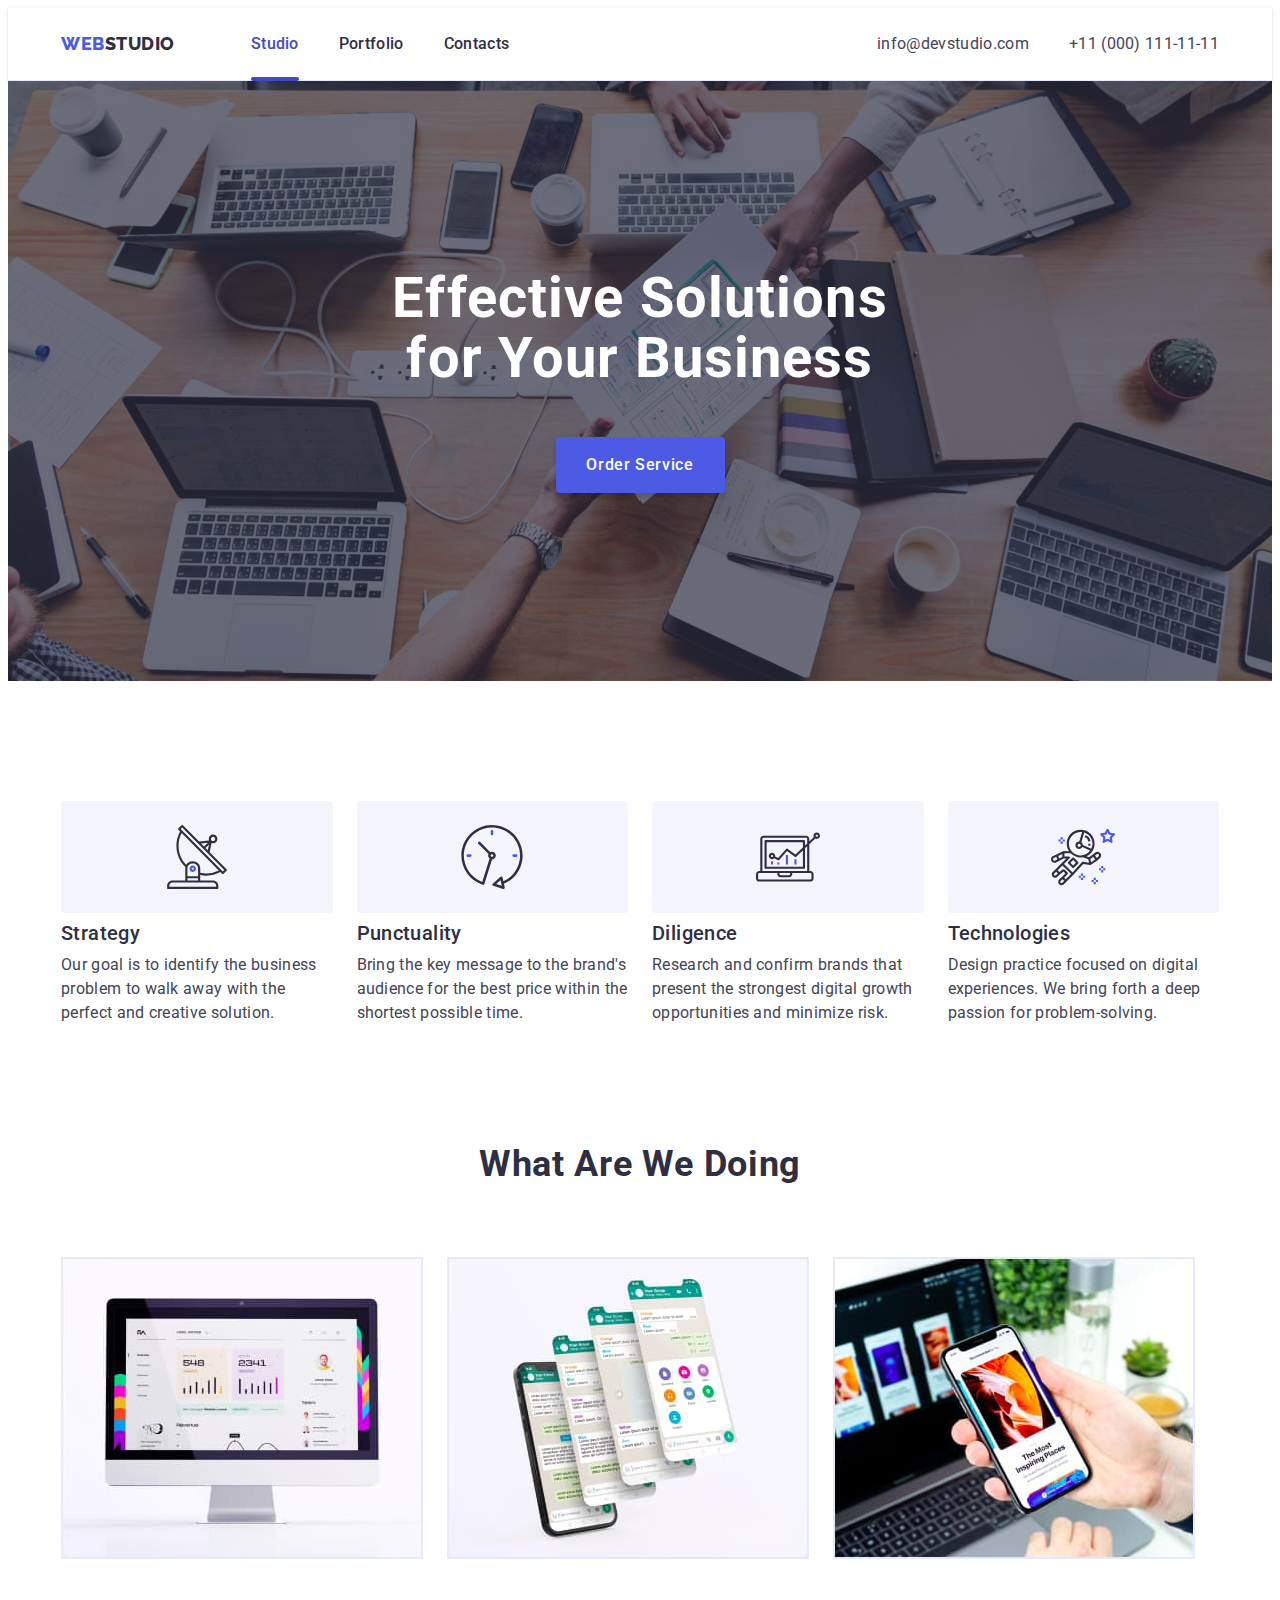
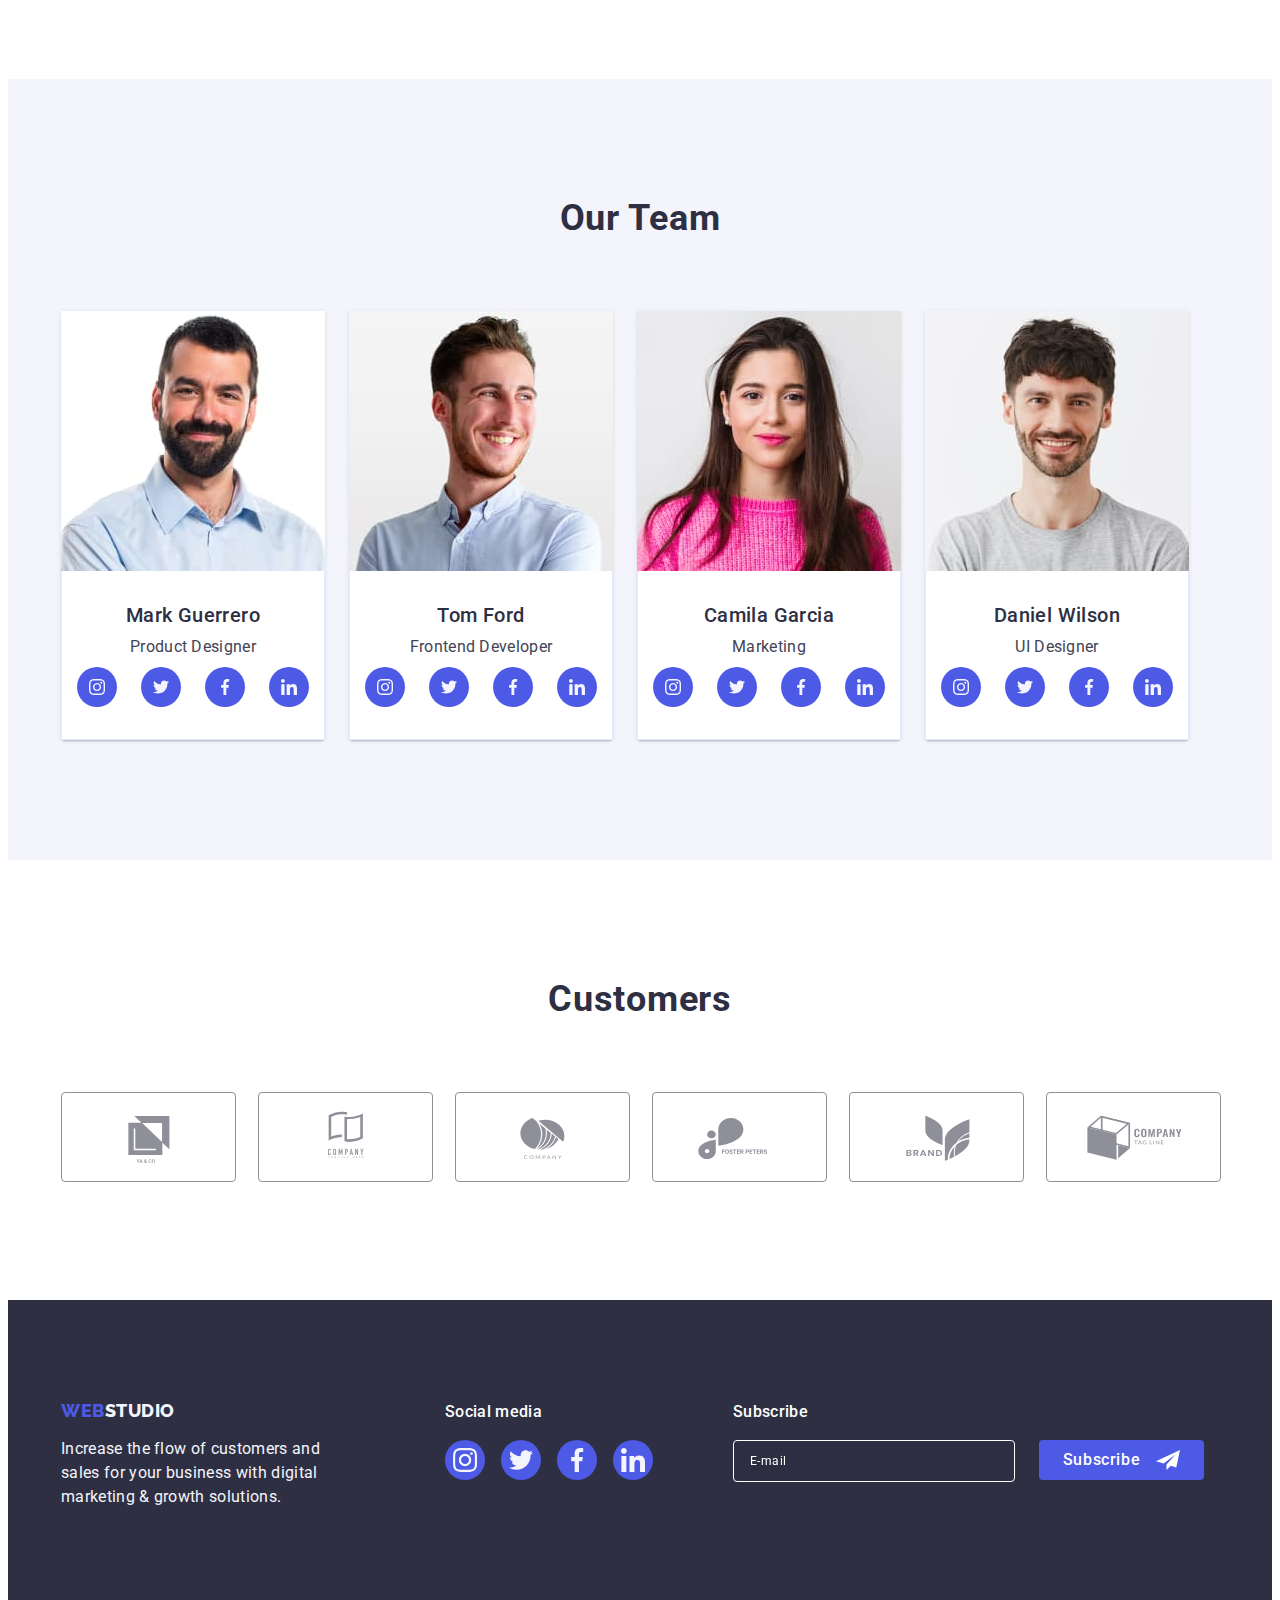
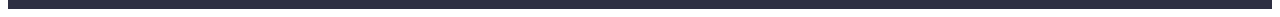
<file: index.html>
<!DOCTYPE html>
<html lang="en">
  <head>
    <meta charset="UTF-8" />
    <meta name="viewport" content="width=device-width, initial-scale=1.0" />
    <title>WebStudio</title>
    <link rel="preconnect" href="https://fonts.googleapis.com" />
    <link rel="preconnect" href="https://fonts.gstatic.com" crossorigin />
    <link
      href="https://fonts.googleapis.com/css2?family=Raleway:wght@800&family=Roboto:wght@400;500;700;900&display=swap"
      rel="stylesheet"
    />
    <link
      rel="stylesheet"
      href="https://cdnjs.cloudflare.com/ajax/libs/modern-normalize/2.0.0/modern-normalize.min.css"
      integrity="sha512-4xo8blKMVCiXpTaLzQSLSw3KFOVPWhm/TRtuPVc4WG6kUgjH6J03IBuG7JZPkcWMxJ5huwaBpOpnwYElP/m6wg=="
      crossorigin="anonymous"
      referrerpolicy="no-referrer"
    />
    <link rel="stylesheet" href="./css/styles.css" />
  </head>
  <body>
    <header class="header">
      <div class="header-flex container">
        <nav class="main-nav">
          <!-- Logo -->
          <a class="logo link" href="./index.html"
            >Web<span class="header-logo-studio-text">Studio</span></a
          >
          <!-- Navigation -->
          <ul class="nav-list list">
            <li class="nav-list-item">
              <a class="nav-list-link link active-page" href="./index.html">Studio</a>
            </li>
            <li class="nav-list-item">
              <a class="nav-list-link link" href="./portfolio.html">Portfolio</a>
            </li>
            <li class="nav-list-item">
              <a class="nav-list-link link" href="">Contacts</a>
            </li>
          </ul>
        </nav>

        <!-- address -->
        <address class="contact-info">
          <ul class="contact-list list">
            <li class="contact-list-item">
              <a class="contact-list-link link" href="mailto:info@devstudio.com"
                >info@devstudio.com</a
              >
            </li>
            <li class="contact-list-item">
              <a class="contact-list-link link" href="tel:+110001111111"
                >+11 (000) 111-11-11</a
              >
            </li>
          </ul>
        </address>
      </div>
    </header>

    <main>
      <!-- Effective Solutions for Your Business -->
      <section class="hero-section">
        <div class="container">
          <h1 class="hero-title">Effective Solutions for Your Business</h1>
          <button class="order-button" type="button" data-modal-open>Order Service</button>
        </div>
      </section>

      <!-- Strategy Punctuality Diligence Technologies -->
      <section class="feature-section">
        <div class="container">
          <h2 class="visually-hidden">Our features</h2>
          <ul class="feature-list list flex-future">
            <li class="feature-list-item">
              <div class="future-icon">
                <svg width="64" height="64">
                  <use href="./images/icons.svg#icon-antenna"></use>
                </svg>
              </div>
              <h3 class="feature-list-title">Strategy</h3>
              <p class="feature-list-text">
                Our goal is to identify the business problem to walk away with the perfect and
                creative solution.
              </p>
            </li>
            <li class="feature-list-item">
              <div class="future-icon">
                <svg width="64" height="64">
                  <use href="./images/icons.svg#icon-clock"></use>
                </svg>
              </div>
              <h3 class="feature-list-title">Punctuality</h3>
              <p class="feature-list-text">
                Bring the key message to the brand's audience for the best price within the
                shortest possible time.
              </p>
            </li>
            <li class="feature-list-item">
              <div class="future-icon">
                <svg width="64" height="64">
                  <use href="./images/icons.svg#icon-diagram"></use>
                </svg>
              </div>
              <h3 class="feature-list-title">Diligence</h3>
              <p class="feature-list-text">
                Research and confirm brands that present the strongest digital growth
                opportunities and minimize risk.
              </p>
            </li>
            <li class="feature-list-item">
              <div class="future-icon">
                <svg width="64" height="64">
                  <use href="./images/icons.svg#icon-astronaut"></use>
                </svg>
              </div>
              <h3 class="feature-list-title">Technologies</h3>
              <p class="feature-list-text">
                Design practice focused on digital experiences. We bring forth a deep passion
                for problem-solving.
              </p>
            </li>
          </ul>
        </div>
      </section>

      <!-- What are we doing -->
      <section class="product-section">
        <div class="container">
          <h2 class="section-title">What are we doing</h2>
          <ul class="product-list list flex-product">
            <li class="product-list-item">
              <img
                class="product-list-item-img"
                src="./images/our-first-product-sq.jpg"
                alt="Our first product"
                width="360"
                height="300"
              />
            </li>
            <li class="product-list-item">
              <img
                class="product-list-item-img"
                src="./images/our-second-product-sq.jpg"
                alt="Our second product"
                width="360"
                height="300"
              />
            </li>
            <li class="product-list-item">
              <img
                class="product-list-item-img"
                src="./images/our-third-product-sq.jpg"
                alt="Our third product"
                width="360"
                height="300"
              />
            </li>
          </ul>
        </div>
      </section>

      <!-- Our Team -->
      <section class="team-section">
        <div class="container">
          <h2 class="section-title">Our Team</h2>
          <ul class="team-list list flex-team">
            <li class="team-list-item">
              <img
                class="team-list-item-img"
                src="./images/our-co-worker-1-sq.jpg"
                alt="Our co-worker 1"
                width="264"
                height="260"
              />
              <div class="card-description">
                <h3 class="team-list-item-title">Mark Guerrero</h3>
                <p class="team-list-item-text">Product Designer</p>
                <ul class="team-icon-list list">
                  <li class="team-icon-item">
                    <a href="" class="social-link">
                      <svg class="team-svg" width="16" height="16">
                        <use href="./images/icons.svg#icon-instagram"></use>
                      </svg>
                    </a>
                  </li>
                  <li class="team-icon-item">
                    <a href="" class="social-link">
                      <svg class="team-svg" width="16" height="16">
                        <use href="./images/icons.svg#icon-twitter"></use>
                      </svg>
                    </a>
                  </li>
                  <li class="team-icon-item">
                    <a href="" class="social-link">
                      <svg class="team-svg" width="16" height="16">
                        <use href="./images/icons.svg#icon-facebook"></use>
                      </svg>
                    </a>
                  </li>
                  <li class="team-icon-item">
                    <a href="" class="social-link">
                      <svg class="team-svg" width="16" height="16">
                        <use href="./images/icons.svg#icon-linkedin"></use>
                      </svg>
                    </a>
                  </li>
                </ul>
              </div>
            </li>
            <li class="team-list-item">
              <img
                class="team-list-item-img"
                src="./images/our-co-worker-2-sq.jpg"
                alt="Our co-worker 2"
                width="264"
                height="260"
              />
              <div class="card-description">
                <h3 class="team-list-item-title">Tom Ford</h3>
                <p class="team-list-item-text">Frontend Developer</p>
                <ul class="team-icon-list list">
                  <li class="team-icon-item">
                    <a href="" class="social-link">
                      <svg class="team-svg" width="16" height="16">
                        <use href="./images/icons.svg#icon-instagram"></use>
                      </svg>
                    </a>
                  </li>
                  <li class="team-icon-item">
                    <a href="" class="social-link">
                      <svg class="team-svg" width="16" height="16">
                        <use href="./images/icons.svg#icon-twitter"></use>
                      </svg>
                    </a>
                  </li>
                  <li class="team-icon-item">
                    <a href="" class="social-link">
                      <svg class="team-svg" width="16" height="16">
                        <use href="./images/icons.svg#icon-facebook"></use>
                      </svg>
                    </a>
                  </li>
                  <li class="team-icon-item">
                    <a href="" class="social-link">
                      <svg class="team-svg" width="16" height="16">
                        <use href="./images/icons.svg#icon-linkedin"></use>
                      </svg>
                    </a>
                  </li>
                </ul>
              </div>
            </li>
            <li class="team-list-item">
              <img
                class="team-list-item-img"
                src="./images/our-co-worker-3-sq.jpg"
                alt="Our co-worker 3"
                width="264"
                height="260"
              />
              <div class="card-description">
                <h3 class="team-list-item-title">Camila Garcia</h3>
                <p class="team-list-item-text">Marketing</p>
                <ul class="team-icon-list list">
                  <li class="team-icon-item">
                    <a href="" class="social-link">
                      <svg class="team-svg" width="16" height="16">
                        <use href="./images/icons.svg#icon-instagram"></use>
                      </svg>
                    </a>
                  </li>
                  <li class="team-icon-item">
                    <a href="" class="social-link">
                      <svg class="team-svg" width="16" height="16">
                        <use href="./images/icons.svg#icon-twitter"></use>
                      </svg>
                    </a>
                  </li>
                  <li class="team-icon-item">
                    <a href="" class="social-link">
                      <svg class="team-svg" width="16" height="16">
                        <use href="./images/icons.svg#icon-facebook"></use>
                      </svg>
                    </a>
                  </li>
                  <li class="team-icon-item">
                    <a href="" class="social-link">
                      <svg class="team-svg" width="16" height="16">
                        <use href="./images/icons.svg#icon-linkedin"></use>
                      </svg>
                    </a>
                  </li>
                </ul>
              </div>
            </li>
            <li class="team-list-item">
              <img
                class="team-list-item-img"
                src="./images/our-co-worker-4-sq.jpg"
                alt="Our co-worker 4"
                width="264"
                height="260"
              />
              <div class="card-description">
                <h3 class="team-list-item-title">Daniel Wilson</h3>
                <p class="team-list-item-text">UI Designer</p>
                <ul class="team-icon-list list">
                  <li class="team-icon-item">
                    <a href="" class="social-link">
                      <svg class="team-svg" width="16" height="16">
                        <use href="./images/icons.svg#icon-instagram"></use>
                      </svg>
                    </a>
                  </li>
                  <li class="team-icon-item">
                    <a href="" class="social-link">
                      <svg class="team-svg" width="16" height="16">
                        <use href="./images/icons.svg#icon-twitter"></use>
                      </svg>
                    </a>
                  </li>
                  <li class="team-icon-item">
                    <a href="" class="social-link">
                      <svg class="team-svg" width="16" height="16">
                        <use href="./images/icons.svg#icon-facebook"></use>
                      </svg>
                    </a>
                  </li>
                  <li class="team-icon-item">
                    <a href="" class="social-link">
                      <svg class="team-svg" width="16" height="16">
                        <use href="./images/icons.svg#icon-linkedin"></use>
                      </svg>
                    </a>
                  </li>
                </ul>
              </div>
            </li>
          </ul>
        </div>
      </section>
      <section class="customer-section">
        <div class="container">
          <h2 class="section-title">Customers</h2>
          <ul class="customer-list list">
            <li class="customer-list-item">
              <a href="" class="customer-link">
                <svg class="customer-svg" width="104" height="56">
                  <use href="./images/icons.svg#icon-client-one"></use>
                </svg>
              </a>
            </li>
            <li class="customer-list-item">
              <a href="" class="customer-link">
                <svg class="customer-svg" width="104" height="56">
                  <use href="./images/icons.svg#icon-client-too"></use>
                </svg>
              </a>
            </li>
            <li class="customer-list-item">
              <a href="" class="customer-link">
                <svg class="customer-svg" width="104" height="56">
                  <use href="./images/icons.svg#icon-client-three"></use>
                </svg>
              </a>
            </li>
            <li class="customer-list-item">
              <a href="" class="customer-link">
                <svg class="customer-svg" width="104" height="56">
                  <use href="./images/icons.svg#icon-client-four"></use>
                </svg>
              </a>
            </li>
            <li class="customer-list-item">
              <a href="" class="customer-link">
                <svg class="customer-svg" width="104" height="56">
                  <use href="./images/icons.svg#icon-client-five"></use>
                </svg>
              </a>
            </li>
            <li class="customer-list-item">
              <a href="" class="customer-link">
                <svg class="customer-svg" width="104" height="56">
                  <use href="./images/icons.svg#icon-client-six"></use>
                </svg>
              </a>
            </li>
          </ul>
        </div>
      </section>
    </main>

    <footer class="footer">
      <div class="futer-flex container">
        <div class="footer-webstudio">
          <a class="logo link" href="./index.html"
            >Web<span class="footer-logo-studio-text">Studio</span></a
          >
          <p class="footer-logo-text">
            Increase the flow of customers and sales for your business with digital marketing &
            growth solutions.
          </p>
        </div>
        <div class="footer-social">
          <p class="footer-social-text">Social media</p>
          <ul class="footer-icon-list list">
            <li class="footer-icon-item">
              <a href="" class="social-link footer-social-link">
                <svg class="footer-svg" width="24" height="24">
                  <use href="./images/icons.svg#icon-instagram"></use>
                </svg>
              </a>
            </li>
            <li class="footer-icon-item">
              <a href="" class="social-link footer-social-link">
                <svg class="footer-svg" width="24" height="24">
                  <use href="./images/icons.svg#icon-twitter"></use>
                </svg>
              </a>
            </li>
            <li class="footer-icon-item">
              <a href="" class="social-link footer-social-link">
                <svg class="footer-svg" width="24" height="24">
                  <use href="./images/icons.svg#icon-facebook"></use>
                </svg>
              </a>
            </li>
            <li class="footer-icon-item">
              <a href="" class="social-link footer-social-link">
                <svg class="footer-svg" width="24" height="24">
                  <use href="./images/icons.svg#icon-linkedin"></use>
                </svg>
              </a>
            </li>
          </ul>
        </div>

        <div class="subscribe-container">
          <p class="subscribe-descr">Subscribe</p>
          <form class="subscribe-form" name="subscribe-form">
            <label class="subscribe-label">
              <input
                class="subscribe-input"
                type="email"
                name="subscr-email"
                placeholder="E-mail"
              />
            </label>
            <button class="subscribe-btn" type="submit">
              Subscribe
              <svg class="subscr-btn-icon" width="24" height="24">
                <use href="./images/icons.svg#icon-subscribe"></use>
              </svg>
            </button>
          </form>
        </div>
      </div>
    </footer>

    <div class="backdrop is-hidden" data-modal>
      <div class="modal">
        <button type="button" class="modal-close-button" data-modal-close>
          <svg class="close-button-svg" width="8" height="8">
            <use href="./images/icons.svg#icon-close"></use>
          </svg>
        </button>
        <p class="modal-descr">Leave your contacts and we will call you back</p>
        <form class="modal-form" name="modal-form" autocomplete="on">
          <div class="modal-input-wrapper">
            <label class="modal-label" for="user-name">Name</label>
            <div class="input-with-icon">
              <input class="modal-input" type="text" name="user-name" id="user-name" />
              <svg class="modal-input-icon" width="18" height="24">
                <use href="./images/icons.svg#icon-name"></use>
              </svg>
            </div>
          </div>

          <div class="modal-input-wrapper">
            <label class="modal-label" for="user-phone">Phone</label>
            <div class="input-with-icon">
              <input class="modal-input" type="tel" name="user-phone" id="user-phone" />
              <svg class="modal-input-icon" width="18" height="24">
                <use href="./images/icons.svg#icon-phone"></use>
              </svg>
            </div>
          </div>

          <div class="modal-input-wrapper">
            <label class="modal-label" for="user-email">Email</label>
            <div class="input-with-icon">
              <input class="modal-input" type="email" name="user-email" id="user-email" />
              <svg class="modal-input-icon" width="18" height="24">
                <use href="./images/icons.svg#icon-email"></use>
              </svg>
            </div>
          </div>

          <div class="modal-textarea-wrapper">
            <label class="modal-label" for="user-comment">Comment</label>
            <textarea
              class="modal-textarea"
              name="user-comment"
              id="user-comment"
              placeholder="Text input"
            ></textarea>
          </div>

          <div class="modal-checkbox-wrapper">
            <input
              class="modal-checkbox-input visually-hidden"
              type="checkbox"
              name="user-privacy"
              id="user-privacy"
              value="true"
            />
            <label class="modal-label" for="user-privacy">
              <span class="modal-checkbox-span">
                <svg class="modal-checkbox-icon" width="10" height="8">
                  <use href="./images/icons.svg#icon-checked"></use>
                </svg>
              </span>
              I accept the terms and conditions of the
              <a class="modal-checkbox-link" href="">Privacy Policy</a>
            </label>
          </div>
          <button class="modal-send-btn" type="submit">Send</button>
        </form>
      </div>
    </div>
    <script src="./js/modal.js"></script>
  </body>
</html>
</file>
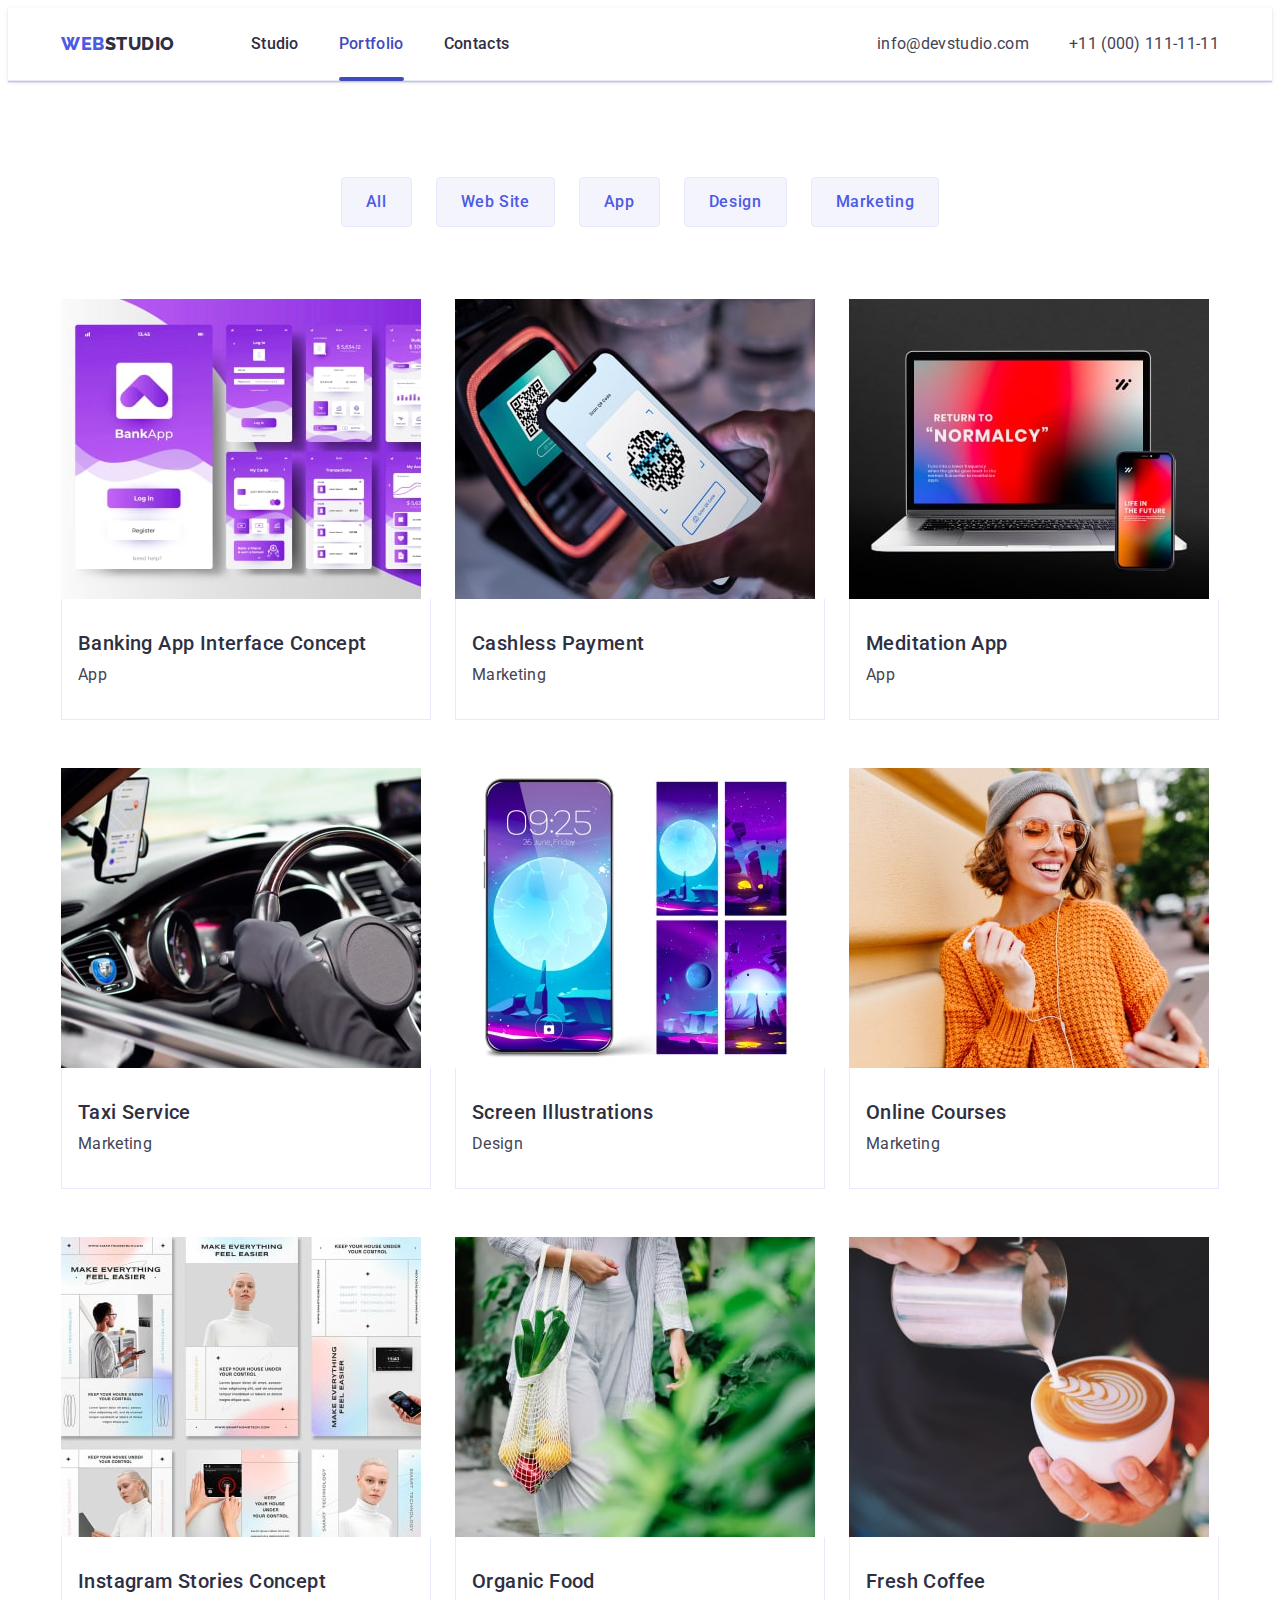
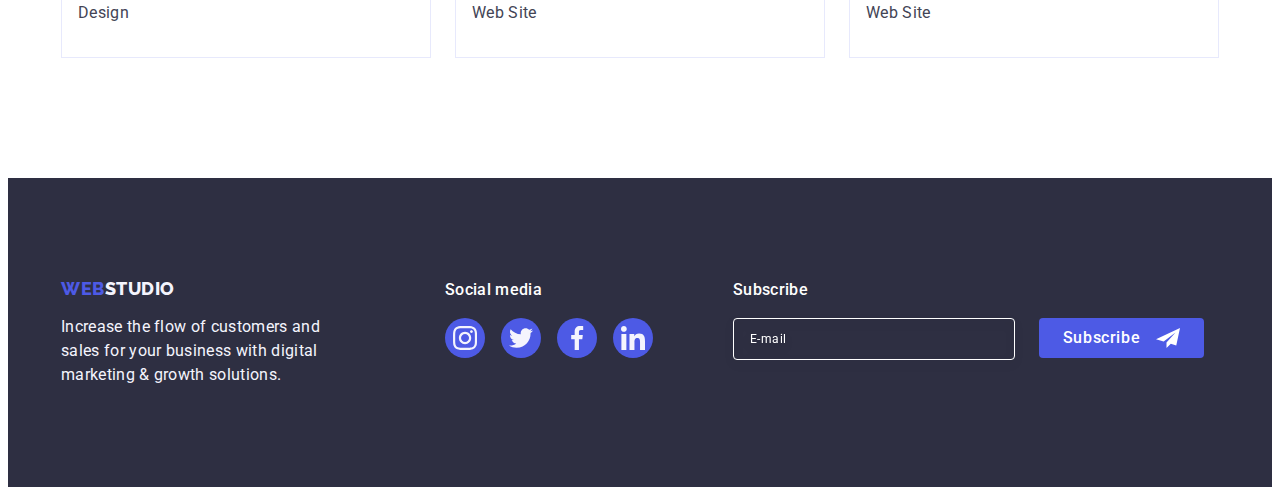
<file: portfolio.html>
<!DOCTYPE html>
<html lang="en">
  <head>
    <meta charset="UTF-8" />
    <meta name="viewport" content="width=device-width, initial-scale=1.0" />
    <title>Portfolio</title>
    <link rel="preconnect" href="https://fonts.googleapis.com" />
    <link rel="preconnect" href="https://fonts.gstatic.com" crossorigin />
    <link
      href="https://fonts.googleapis.com/css2?family=Raleway:wght@800&family=Roboto:wght@400;500;700;900&display=swap"
      rel="stylesheet"
    />
    <link
      rel="stylesheet"
      href="https://cdnjs.cloudflare.com/ajax/libs/modern-normalize/2.0.0/modern-normalize.min.css"
      integrity="sha512-4xo8blKMVCiXpTaLzQSLSw3KFOVPWhm/TRtuPVc4WG6kUgjH6J03IBuG7JZPkcWMxJ5huwaBpOpnwYElP/m6wg=="
      crossorigin="anonymous"
      referrerpolicy="no-referrer"
    />
    <link rel="stylesheet" href="./css/styles.css" />
  </head>
  <body>
    <header class="header">
      <div class="header-flex container">
        <nav class="main-nav">
          <!-- Logo -->
          <a class="logo link" href="./index.html"
            >Web<span class="header-logo-studio-text">Studio</span></a
          >
          <!-- Navigation -->
          <ul class="nav-list list">
            <li class="nav-list-item">
              <a class="nav-list-link link" href="./index.html">Studio</a>
            </li>
            <li class="nav-list-item">
              <a class="nav-list-link link active-page" href="./portfolio.html">Portfolio</a>
            </li>
            <li class="nav-list-item">
              <a class="nav-list-link link" href="">Contacts</a>
            </li>
          </ul>
        </nav>

        <!-- address -->
        <address class="contact-info">
          <ul class="contact-list list">
            <li class="contact-list-item">
              <a class="contact-list-link link" href="mailto:info@devstudio.com"
                >info@devstudio.com</a
              >
            </li>
            <li class="contact-list-item">
              <a class="contact-list-link link" href="tel:+110001111111"
                >+11 (000) 111-11-11</a
              >
            </li>
          </ul>
        </address>
      </div>
    </header>

    <main>
      <section class="card-section">
        <div class="container">
          <h1 class="visually-hidden">WebStudio Portfolio</h1>

          <!-- filter -->
          <ul class="filter-list list">
            <li class="filter-list-item">
              <button class="filter-button" type="button">All</button>
            </li>
            <li class="filter-list-item">
              <button class="filter-button" type="button">Web Site</button>
            </li>
            <li class="filter-list-item">
              <button class="filter-button" type="button">App</button>
            </li>
            <li class="filter-list-item">
              <button class="filter-button" type="button">Design</button>
            </li>
            <li class="filter-list-item">
              <button class="filter-button" type="button">Marketing</button>
            </li>
          </ul>

          <!-- card  -->
          <ul class="card-list list">
            <li class="card-list-item">
              <a class="card-list-link link" href="">
                <div class="box">
                  <img
                    class="card-list-item-img"
                    src="./images/banking-app-interface-concept-min.jpg"
                    alt="Example of banking app."
                    width="360"
                    height="300"
                  />
                  <p class="overlay">
                    14 Stylish and User-Friendly App Design Concepts · Task Manager App ·
                    Calorie Tracker App · Exotic Fruit Ecommerce App · Cloud Storage App
                  </p>
                </div>
                <div class="app-card-description">
                  <h2 class="card-list-item-title">Banking App Interface Concept</h2>
                  <p class="card-list-item-text">App</p>
                </div>
              </a>
            </li>
            <li class="card-list-item">
              <a class="card-list-link link" href="">
                <div class="box">
                  <img
                    class="card-list-item-img"
                    src="./images/cashless-payment-min.jpg"
                    alt="How to pay by phone"
                    width="360"
                    height="300"
                  />

                  <p class="overlay">
                    14 Stylish and User-Friendly App Design Concepts · Task Manager App ·
                    Calorie Tracker App · Exotic Fruit Ecommerce App · Cloud Storage App
                  </p>
                </div>
                <div class="app-card-description">
                  <h2 class="card-list-item-title">Cashless Payment</h2>
                  <p class="card-list-item-text">Marketing</p>
                </div>
              </a>
            </li>
            <li class="card-list-item">
              <a class="card-list-link link" href="">
                <div class="box">
                  <img
                    class="card-list-item-img"
                    src="./images/meditation-app-min.jpg"
                    alt="App for meditation"
                    width="360"
                    height="300"
                  />

                  <p class="overlay">
                    14 Stylish and User-Friendly App Design Concepts · Task Manager App ·
                    Calorie Tracker App · Exotic Fruit Ecommerce App · Cloud Storage App
                  </p>
                </div>
                <div class="app-card-description">
                  <h2 class="card-list-item-title">Meditation App</h2>
                  <p class="card-list-item-text">App</p>
                </div>
              </a>
            </li>
            <li class="card-list-item">
              <a class="card-list-link link" href="">
                <div class="box">
                  <img
                    class="card-list-item-img"
                    src="./images/taxi-service-min.jpg"
                    alt="Use app for taxi"
                    width="360"
                    height="300"
                  />

                  <p class="overlay">
                    14 Stylish and User-Friendly App Design Concepts · Task Manager App ·
                    Calorie Tracker App · Exotic Fruit Ecommerce App · Cloud Storage App
                  </p>
                </div>
                <div class="app-card-description">
                  <h2 class="card-list-item-title">Taxi Service</h2>
                  <p class="card-list-item-text">Marketing</p>
                </div>
              </a>
            </li>
            <li class="card-list-item">
              <a class="card-list-link link" href="">
                <div class="box">
                  <img
                    class="card-list-item-img"
                    src="./images/screen-illustrations-min.jpg"
                    alt="Nice imagegson screen"
                    width="360"
                    height="300"
                  />

                  <p class="overlay">
                    14 Stylish and User-Friendly App Design Concepts · Task Manager App ·
                    Calorie Tracker App · Exotic Fruit Ecommerce App · Cloud Storage App
                  </p>
                </div>
                <div class="app-card-description">
                  <h2 class="card-list-item-title">Screen Illustrations</h2>
                  <p class="card-list-item-text">Design</p>
                </div>
              </a>
            </li>
            <li class="card-list-item">
              <a class="card-list-link link" href="">
                <div class="box">
                  <img
                    class="card-list-item-img"
                    src="./images/online-courses-min.jpg"
                    alt="Learn it online"
                    width="360"
                    height="300"
                  />

                  <p class="overlay">
                    14 Stylish and User-Friendly App Design Concepts · Task Manager App ·
                    Calorie Tracker App · Exotic Fruit Ecommerce App · Cloud Storage App
                  </p>
                </div>
                <div class="app-card-description">
                  <h2 class="card-list-item-title">Online Courses</h2>
                  <p class="card-list-item-text">Marketing</p>
                </div>
              </a>
            </li>
            <li class="card-list-item">
              <a class="card-list-link link" href="">
                <div class="box">
                  <img
                    class="card-list-item-img"
                    src="./images/instagram-stories-concept-min.jpg"
                    alt=" Make you story on Instagram"
                    width="360"
                    height="300"
                  />

                  <p class="overlay">
                    14 Stylish and User-Friendly App Design Concepts · Task Manager App ·
                    Calorie Tracker App · Exotic Fruit Ecommerce App · Cloud Storage App
                  </p>
                </div>
                <div class="app-card-description">
                  <h2 class="card-list-item-title">Instagram Stories Concept</h2>
                  <p class="card-list-item-text">Design</p>
                </div>
              </a>
            </li>
            <li class="card-list-item">
              <a class="card-list-link link" href="">
                <div class="box">
                  <img
                    class="card-list-item-img"
                    src="./images/organic-food-min.jpg"
                    alt="Perfect food"
                    width="360"
                    height="300"
                  />

                  <p class="overlay">
                    14 Stylish and User-Friendly App Design Concepts · Task Manager App ·
                    Calorie Tracker App · Exotic Fruit Ecommerce App · Cloud Storage App
                  </p>
                </div>
                <div class="app-card-description">
                  <h2 class="card-list-item-title">Organic Food</h2>
                  <p class="card-list-item-text">Web Site</p>
                </div>
              </a>
            </li>
            <li class="card-list-item">
              <a class="card-list-link link" href="">
                <div class="box">
                  <img
                    class="card-list-item-img"
                    src="./images/fresh-coffee-min.jpg"
                    alt="Coffee with milk"
                    width="360"
                    height="300"
                  />

                  <p class="overlay">
                    14 Stylish and User-Friendly App Design Concepts · Task Manager App ·
                    Calorie Tracker App · Exotic Fruit Ecommerce App · Cloud Storage App
                  </p>
                </div>
                <div class="app-card-description">
                  <h2 class="card-list-item-title">Fresh Coffee</h2>
                  <p class="card-list-item-text">Web Site</p>
                </div>
              </a>
            </li>
          </ul>
        </div>
      </section>
    </main>

    <footer class="footer">
      <div class="futer-flex container">
        <div class="footer-webstudio">
          <a class="logo link" href="./index.html"
            >Web<span class="footer-logo-studio-text">Studio</span></a
          >
          <p class="footer-logo-text">
            Increase the flow of customers and sales for your business with digital marketing &
            growth solutions.
          </p>
        </div>
        <div class="footer-social">
          <p class="footer-social-text">Social media</p>
          <ul class="footer-icon-list list">
            <li class="footer-icon-item">
              <a href="" class="social-link footer-social-link">
                <svg class="footer-svg" width="24" height="24">
                  <use href="./images/icons.svg#icon-instagram"></use>
                </svg>
              </a>
            </li>
            <li class="footer-icon-item">
              <a href="" class="social-link footer-social-link">
                <svg class="footer-svg" width="24" height="24">
                  <use href="./images/icons.svg#icon-twitter"></use>
                </svg>
              </a>
            </li>
            <li class="footer-icon-item">
              <a href="" class="social-link footer-social-link">
                <svg class="footer-svg" width="24" height="24">
                  <use href="./images/icons.svg#icon-facebook"></use>
                </svg>
              </a>
            </li>
            <li class="footer-icon-item">
              <a href="" class="social-link footer-social-link">
                <svg class="footer-svg" width="24" height="24">
                  <use href="./images/icons.svg#icon-linkedin"></use>
                </svg>
              </a>
            </li>
          </ul>
        </div>

        <div class="subscribe-container">
          <p class="subscribe-descr">Subscribe</p>
          <form class="subscribe-form" name="subscribe-form">
            <label class="subscribe-label">
              <input
                class="subscribe-input"
                type="email"
                name="subscr-email"
                placeholder="E-mail"
              />
            </label>
            <button class="subscribe-btn" type="submit">
              Subscribe
              <svg class="subscr-btn-icon" width="24" height="24">
                <use href="./images/icons.svg#icon-subscribe"></use>
              </svg>
            </button>
          </form>
        </div>
      </div>
    </footer>
  </body>
</html>
</file>
<file: css/styles.css>
:root {
  --primary-brand: #4d5ae5;
  --pressed-state: #404bbf;
  --dark: #2e2f42;
  --success: #31d0aa;
  --text: #434455;
  --subtle-text: #8e8f99;
  --accent: #e7e9fc;
  --light: #f4f4fd;
  --modal-overlay: rgba(46, 47, 66, 0.4); /* #2e2f42*/
  --hero-background: #2e2f42;
  --white-background: #ffffff;
  --modal-background: #fcfcfc;
  --my-transition-duration: 250ms;
  --my-transition-timing-function: cubic-bezier(0.4, 0, 0.2, 1);
}

h1,
h2,
h3,
h4,
p,
ul {
  margin: 0;
  padding: 0;
}
img {
  display: block;
}
button {
  font-family: inherit;
  cursor: pointer;
  color: currentColor;
}
input {
  font-family: inherit;
  /* outline: none; */
  padding: 0;
}

address {
  font-style: normal;
}

.list {
  list-style-type: none;
}

.link {
  text-decoration: none;
}

.visually-hidden {
  position: absolute;
  width: 1px;
  height: 1px;
  margin: -1px;
  border: 0;
  padding: 0;
  white-space: nowrap;
  clip-path: inset(100%);
  clip: rect(0 0 0 0);
  overflow: hidden;
}

body {
  font-family: 'Roboto', sans-serif;
  color: var(--text);
  background-color: var(--white-background);
  line-height: 1.5;
  letter-spacing: 0.02em;
}

.container {
  width: auto;
  max-width: 1158px;
  padding: 0 15px;
  margin: 0 auto;
}

.section-title {
  font-size: 36px;
  /* font-weight: 700; */
  line-height: 1.11;
  letter-spacing: 0.02em;
  text-transform: capitalize;
  color: var(--dark);
  text-align: center;
  margin-bottom: 72px;
}

.order-button,
.filter-button,
.modal-send-btn,
.subscribe-btn {
  font-size: 16px;
  font-weight: 500;
  line-height: 1.5;
  letter-spacing: 0.04em;
}

.order-button,
.modal-send-btn,
.subscribe-btn {
  color: var(--white-background);
  background-color: var(--primary-brand);
  border: none;
  border-radius: 4px;
  transition: background-color var(--my-transition-duration)
    var(--my-transition-timing-function);
}

.order-button:hover,
.order-button:focus,
.modal-send-btn:hover,
.modal-send-btn:focus,
.subscribe-btn:hover,
.subscribe-btn:focus {
  background-color: var(--pressed-state);
}

/* =============================HEADER================================= */
.header {
  border-bottom: 1px solid var(--accent);
  box-shadow: 0px 1px 6px 0px rgba(46, 47, 66, 0.08), 0px 1px 1px 0px rgba(46, 47, 66, 0.16),
    0px 2px 1px 0px rgba(46, 47, 66, 0.08);
}

.header-flex {
  display: flex;
  justify-content: space-between;
  align-items: center;
}

.logo {
  color: var(--primary-brand);
  font-family: 'Raleway', sans-serif;
  font-weight: 800;
  font-size: 18px;
  line-height: 1.17;
  letter-spacing: 0.03em;
  text-transform: uppercase;
}

.header-logo-studio-text {
  color: var(--dark);
}

.main-nav,
.nav-list,
.contact-list {
  display: flex;
}

.main-nav {
  align-items: center;
}
.main-nav > a {
  margin-right: 76px;
}

.nav-list {
  gap: 40px;
}

.nav-list-link {
  display: inline-block;
  color: var(--dark);
  font-weight: 500;
  padding: 24px 0 24px;
  position: relative;
}

.nav-list-link.active-page {
  color: var(--pressed-state);
}

.nav-list-link.active-page::after {
  content: '';
  position: absolute;
  left: 0;
  bottom: -1px;
  height: 4px;
  width: 100%;
  border-radius: 2px;
  background-color: var(--pressed-state);
}

.nav-list-link,
.contact-list-link {
  transition: color var(--my-transition-duration) var(--my-transition-timing-function);
}

.contact-list {
  gap: 40px;
}
.contact-list-link {
  color: var(--text);
}

.nav-list-link:hover,
.nav-list-link:focus,
.contact-list-link:hover,
.contact-list-link:focus {
  color: var(--pressed-state);
}
/* =============================HERO SECTION================================= */
.hero-section {
  background-color: var(--dark);
  padding: 188px 0;
  background-image: linear-gradient(rgba(46, 47, 66, 0.7), rgba(46, 47, 66, 0.7)),
    url(../images/people-office.jpg);
  background-repeat: no-repeat, no-repeat;
  background-position: center, center;
  background-size: cover, cover;
  max-width: 1440px;
  margin: 0 auto;
}

.hero-title {
  font-size: 56px;
  line-height: 1.07;
  letter-spacing: 0.02em;
  text-align: center;
  color: var(--white-background);
  margin: 0 auto 48px auto;
  max-width: 496px;
}

.order-button {
  display: block;
  padding: 16px 0;
  margin: 0 auto;
  min-width: 169px;
  box-shadow: 0px 4px 4px 0px rgba(0, 0, 0, 0.15);
}

/* =============================FEATURE SECTION================================= */
.feature-section {
  padding: 120px 0;
}
.flex-future {
  display: flex;
  gap: 24px;
}
.future-icon {
  background-color: var(--light);
  height: 112px;
  border-radius: 4px;
  display: flex;
  justify-content: center;
  align-items: center;
  margin-bottom: 8px;
}
.feature-list-item {
  flex-basis: calc((100% - 72px) / 4);
}
.feature-list-title,
.team-list-item-title,
.card-list-item-title {
  color: var(--dark);
  font-size: 20px;
  font-weight: 500;
  line-height: 1.2;
  letter-spacing: 0.02em;
  margin-bottom: 8px;
}
/* =============================PRODUCT SECTION================================= */
.product-section {
  padding-bottom: 120px;
}
.flex-product {
  display: flex;
  gap: 24px;
}
.product-list-item-img {
  border: 1px solid var(--accent);
}
/* =============================TEAM SECTION================================= */
.team-section {
  background-color: var(--light);
  padding: 120px 0;
}
.flex-team {
  display: flex;
  gap: 24px;
}
.team-list-item {
  background-color: var(--white-background);
  border-radius: 0px 0px 4px 4px;
  box-shadow: 0px 2px 1px 0px rgba(46, 47, 66, 0.08), 0px 1px 1px 0px rgba(46, 47, 66, 0.16),
    0px 1px 6px 0px rgba(46, 47, 66, 0.08);
}

.card-description {
  padding: 32px 0;
  border: 1px solid var(--accent);
  border-top: none;
}
.team-list-item-title,
.team-list-item-text {
  text-align: center;
}
.team-list-item-text {
  margin-bottom: 8px;
}
.team-icon-list {
  display: flex;
  justify-content: center;
  gap: 24px;
}
.team-icon-item {
  width: 40px;
  height: 40px;
}
.social-link {
  display: flex;
  justify-content: center;
  align-items: center;
  background-color: var(--primary-brand);
  width: 100%;
  height: 100%;
  border-radius: 50%;
  transition: background-color var(--my-transition-duration)
    var(--my-transition-timing-function);
}
.team-svg {
  fill: var(--light);
}
.social-link:hover,
.social-link:focus {
  background-color: var(--pressed-state);
}
/* =============================CUSTOMER SECTION================================= */
.customer-section {
  background-color: var(--white-background);
  padding: 120px 0;
}

.customer-list {
  display: flex;
  gap: 24px;
}
.customer-list-item {
  flex-basis: calc((100% - 120px) / 6);
  height: 88px;
}
.customer-link {
  display: flex;
  justify-content: center;
  align-items: center;
  border-radius: 4px;
  border: 1px solid var(--subtle-text);
  width: 100%;
  height: 100%;
  color: var(--subtle-text);
  transition: border-color var(--my-transition-duration) var(--my-transition-timing-function),
    color var(--my-transition-duration) var(--my-transition-timing-function);
}

.customer-link:hover,
.customer-link:focus {
  border-color: var(--pressed-state);
  color: var(--pressed-state);
}
.customer-svg {
  fill: currentColor;
}
/* =============================CARD SECTION portfolio================================= */
.card-section {
  padding: 96px 0 120px;
}
.filter-list {
  display: flex;
  gap: 24px;
  justify-content: center;
  margin-bottom: 72px;
}

.filter-button {
  color: var(--primary-brand);
  background-color: var(--light);
  border: 1px solid var(--accent);
  border-radius: 4px;
  display: block;
  padding: 12px 24px;
  transition: background-color var(--my-transition-duration)
      var(--my-transition-timing-function),
    color var(--my-transition-duration) var(--my-transition-timing-function),
    box-shadow var(--my-transition-duration) var(--my-transition-timing-function),
    border-color var(--my-transition-duration) var(--my-transition-timing-function);
}

.filter-button:hover,
.filter-button:focus {
  background-color: var(--pressed-state);
  color: var(--white-background);
  border-color: transparent;
  box-shadow: 0px 2px 2px 0px rgba(0, 0, 0, 0.12), 0px 2px 1px 0px rgba(0, 0, 0, 0.08),
    0px 3px 1px 0px rgba(0, 0, 0, 0.1);
}
.card-list {
  display: flex;
  flex-wrap: wrap;
  column-gap: 24px;
  row-gap: 48px;
}
.card-list-link {
  color: var(--text);
  display: block;
  transition: box-shadow var(--my-transition-duration) var(--my-transition-timing-function);
}
.box {
  display: block;
  position: relative;
  overflow: hidden;
}
.overlay {
  position: absolute;
  top: 0;
  left: 0;
  height: 100%;
  width: 100%;
  padding: 40px 32px;
  transform: translateY(100%);
  background-color: var(--primary-brand);
  transition: transform var(--my-transition-duration) var(--my-transition-timing-function);
  color: var(--light);
}

.card-list-item {
  flex-basis: calc((100% - 48px) / 3);
}
.app-card-description {
  padding: 32px 16px;
  border: 1px solid var(--accent);
  border-top: none;
}
.card-list-link:hover,
.card-list-link:focus {
  box-shadow: 0px 2px 1px 0px rgba(46, 47, 66, 0.08), 0px 1px 1px 0px rgba(46, 47, 66, 0.16),
    0px 1px 6px 0px rgba(46, 47, 66, 0.08);
}
.card-list-link:hover .overlay,
.card-list-link:focus .overlay {
  transform: translateY(0%);
}

/* =============================FOOTER================================= */

.footer {
  background-color: var(--dark);
  padding: 100px 0;
}

.futer-flex.container {
  display: flex;
  align-items: baseline;
}

.footer-webstudio {
  width: 264px;
  margin-right: 120px;
}

.footer .logo {
  display: inline-block;
  margin-bottom: 16px;
}

.footer-logo-studio-text,
.footer-logo-text {
  color: var(--light);
}

.footer-social-text {
  color: var(--white-background);
  font-weight: 500;
  margin-bottom: 16px;
}

.footer-icon-list {
  display: flex;
  gap: 16px;
}

.footer-icon-item {
  width: 40px;
  height: 40px;
}

.footer-svg {
  fill: var(--light);
}
.footer-social-link:hover,
.footer-social-link:focus {
  background-color: var(--success);
}

.subscribe-container {
  margin-left: 80px;
}
.subscribe-form {
  display: flex;
  gap: 24px;
}

.subscribe-descr {
  color: var(--white-background);
  font-weight: 500;
  margin-bottom: 16px;
}

.subscribe-input {
  background-color: transparent;
  color: var(--white-background);
  height: 40px;
  width: 264px;
  border-radius: 4px;
  border: 1px solid var(--white-background);
  filter: drop-shadow(0px 4px 4px rgba(0, 0, 0, 0.15));
  padding-left: 16px;
  font-size: 12px;
  line-height: 1.5;
  letter-spacing: 0.04em;
}

.subscribe-input::placeholder {
  color: var(--white-background);
}

.subscribe-btn {
  display: flex;
  align-items: center;
  justify-content: center;
  height: 40px;
  min-width: 165px;
  padding: 0;
}

.subscribe-btn .subscr-btn-icon {
  margin-left: 16px;
  fill: var(--white-background);
}

/* =============================BACKDROP================================= */

.backdrop.is-hidden {
  visibility: hidden;
  opacity: 0;
  pointer-events: none;
}
.backdrop.is-hidden .modal {
  transform: translateX(-50%) translateY(50%) scale(0);
}
.backdrop {
  position: fixed;
  top: 0;
  left: 0;
  width: 100%;
  height: 100%;
  background: var(--modal-overlay);
  opacity: 1;
  visibility: visible;
  transition: opacity var(--my-transition-duration) var(--my-transition-timing-function),
    visibility var(--my-transition-duration) var(--my-transition-timing-function);
}
.modal {
  width: 408px;
  min-height: 584px;
  background-color: var(--modal-background);
  position: absolute;
  top: 50%;
  left: 50%;
  transform: translateX(-50%) translateY(-50%) scale(1);
  border-radius: 4px;
  box-shadow: 0px 2px 1px 0px rgba(0, 0, 0, 0.2), 0px 1px 3px 0px rgba(0, 0, 0, 0.12),
    0px 1px 1px 0px rgba(0, 0, 0, 0.14);
  transition: transform var(--my-transition-duration) var(--my-transition-timing-function);
  padding: 72px 24px 24px 24px;
}

/* ===============CLOSE_BUTTON============= */
.modal-close-button {
  position: absolute;
  top: 24px;
  right: 24px;
  border-radius: 50%;
  border: 1px solid rgba(0, 0, 0, 0.1);
  background-color: var(--accent);
  width: 24px;
  height: 24px;
  padding: 0;
  display: flex;
  justify-content: center;
  align-items: center;
  cursor: pointer;
  transition: background-color var(--my-transition-duration)
      var(--my-transition-timing-function),
    border var(--my-transition-duration) var(--my-transition-timing-function);
}
.close-button-svg {
  fill: var(--dark);
  transition: fill var(--my-transition-duration) var(--my-transition-timing-function);
}

.modal-close-button:hover,
.modal-close-button:focus {
  background-color: var(--pressed-state);
  border: none;
}

.modal-close-button:hover .close-button-svg,
.modal-close-button:focus .close-button-svg {
  fill: var(--white-background);
}
/* =====================FORM=========================== */
.modal-descr {
  font-weight: 500;
  line-height: 1.5;
  letter-spacing: 0.02em;
  text-align: center;
  color: var(--dark);
  margin-bottom: 16px;
}

.modal-label,
.modal-label-checkbox,
.modal-input,
.modal-textarea {
  font-size: 12px;
  line-height: 1.17;
  letter-spacing: 0.04em;
}

.modal-label,
.modal-label-checkbox,
.modal-input {
  color: var(--subtle-text);
}

/* ===============INPUT+TEXTAREA============= */
.modal-input-wrapper {
  margin-bottom: 8px;
}

.modal-label {
  display: block;
  margin-bottom: 4px;
}

.input-with-icon {
  position: relative;
}

.modal-input {
  width: 100%;
  height: 40px;
  padding-left: 38px;
}

.modal-input,
.modal-textarea {
  background-color: transparent;
  outline: transparent;
  border-radius: 4px;
  border: 1px solid var(--modal-overlay);
  transition: border-color var(--my-transition-duration) var(--my-transition-timing-function);
}

.modal-input:focus-within,
.modal-textarea:focus-within {
  border-color: var(--primary-brand);
}

.modal-input-icon {
  position: absolute;
  left: 16px;
  top: 50%;
  transform: translateY(-50%);
  fill: var(--dark);
  transition: fill var(--my-transition-duration) var(--my-transition-timing-function);
}

.modal-input:focus-within + .modal-input-icon {
  fill: var(--primary-brand);
}

.modal-textarea-wrapper {
  margin-bottom: 16px;
}

.modal-textarea {
  display: block;
  color: var(--modal-overlay);
  width: 100%;
  resize: none;
  padding: 8px 16px;
  height: 120px;
}

.modal-textarea::placeholder {
  color: var(--modal-overlay);
}
/* ===============CHECKBOX============= */
.modal-label[for='user-privacy'] {
  margin-bottom: 0;
}

.modal-checkbox-wrapper {
  margin-bottom: 24px;
}

.modal-checkbox-span {
  width: 16px;
  height: 16px;
  border-radius: 2px;
  border: 1px solid var(--modal-overlay);
  fill: transparent;
  transition: background-color var(--my-transition-duration)
      var(--my-transition-timing-function),
    border var(--my-transition-duration) var(--my-transition-timing-function),
    fill var(--my-transition-duration) var(--my-transition-timing-function);
  display: inline-flex;
  justify-content: center;
  align-items: center;
  margin-right: 8px;
}

.modal-checkbox-input:checked + .modal-label .modal-checkbox-span {
  background-color: var(--pressed-state);
  border-style: none;
  fill: var(--light);
}

.modal-checkbox-input:focus + .modal-label .modal-checkbox-span {
  border: 1px solid var(--primary-brand);
}
/* .modal-checkbox-icon {
  fill: inherit;
} */

.modal-checkbox-link {
  color: var(--primary-brand);
}

/* ===============BUTTON============= */
.modal-send-btn {
  display: block;
  min-width: 169px;
  height: 56px;
  padding: 0;
  box-shadow: 0px 4px 4px 0px rgba(0, 0, 0, 0.15);
  margin: 0 auto;
}
</file>
